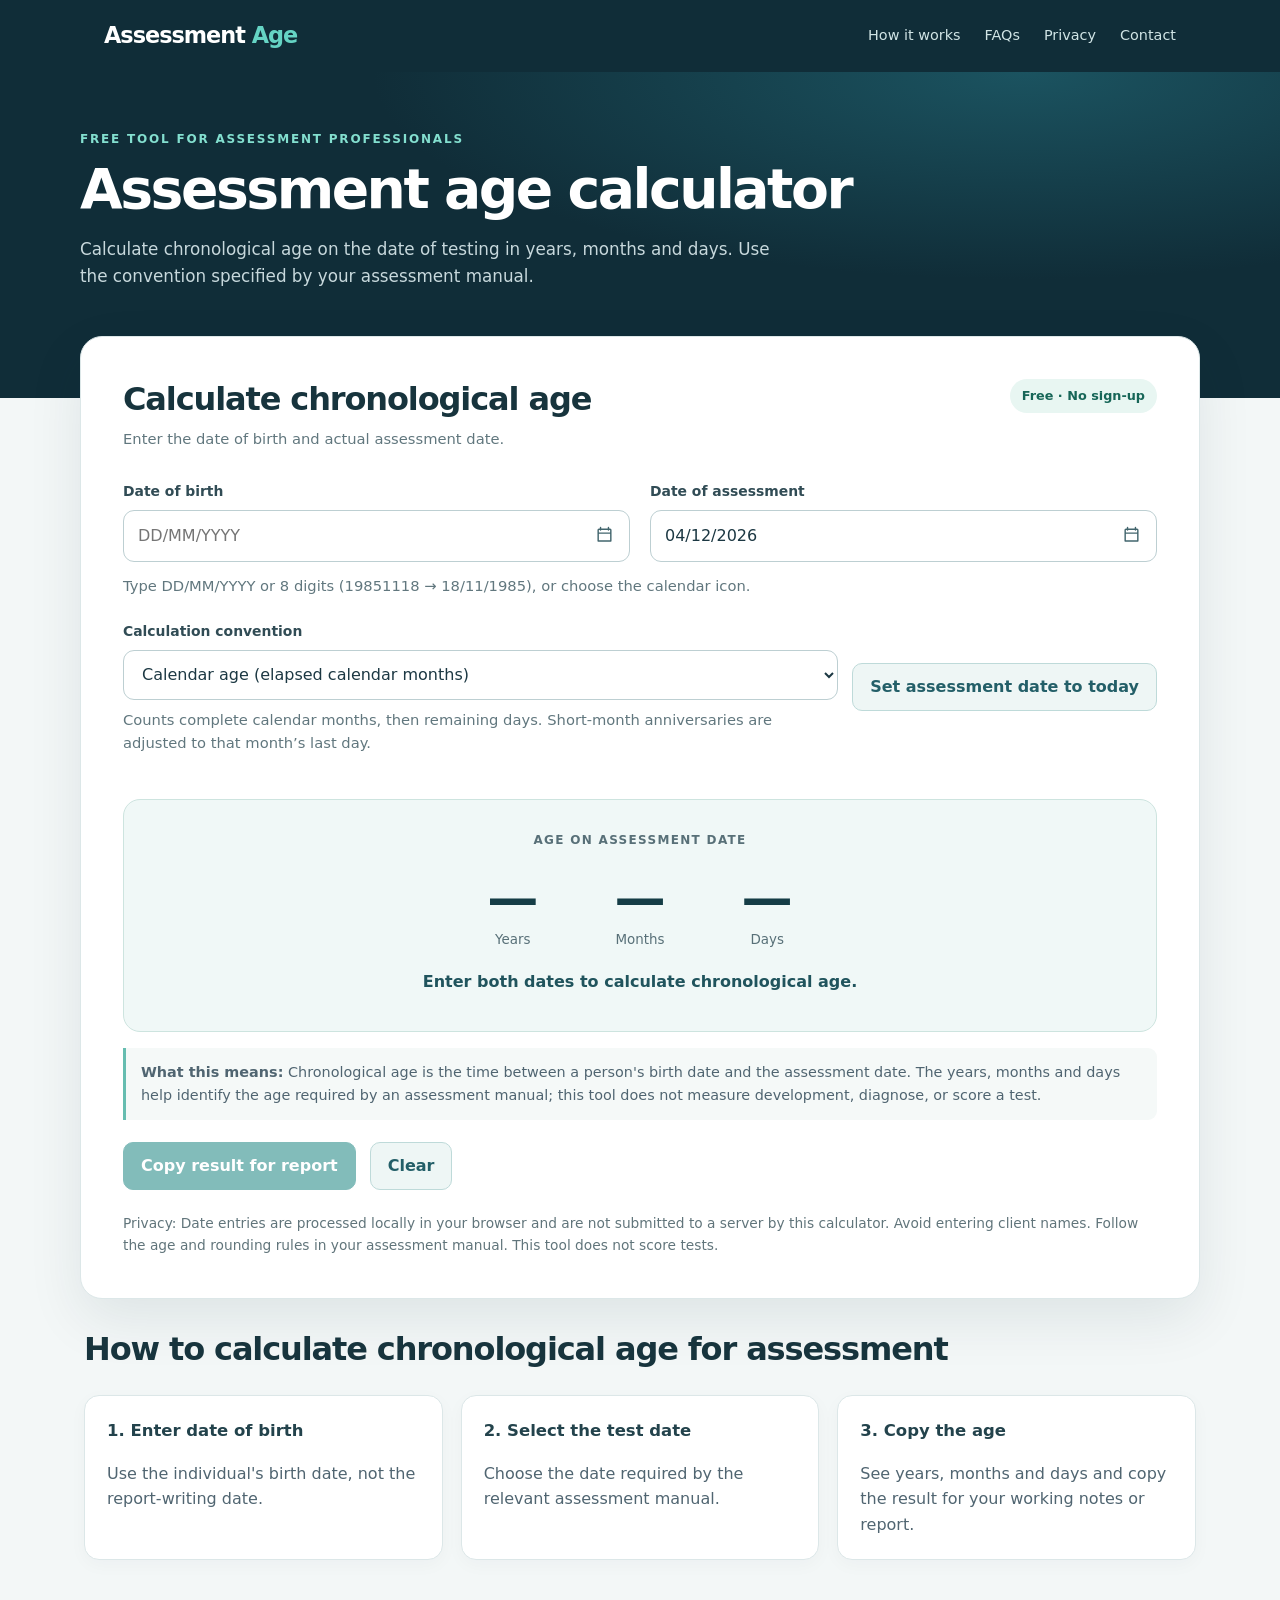
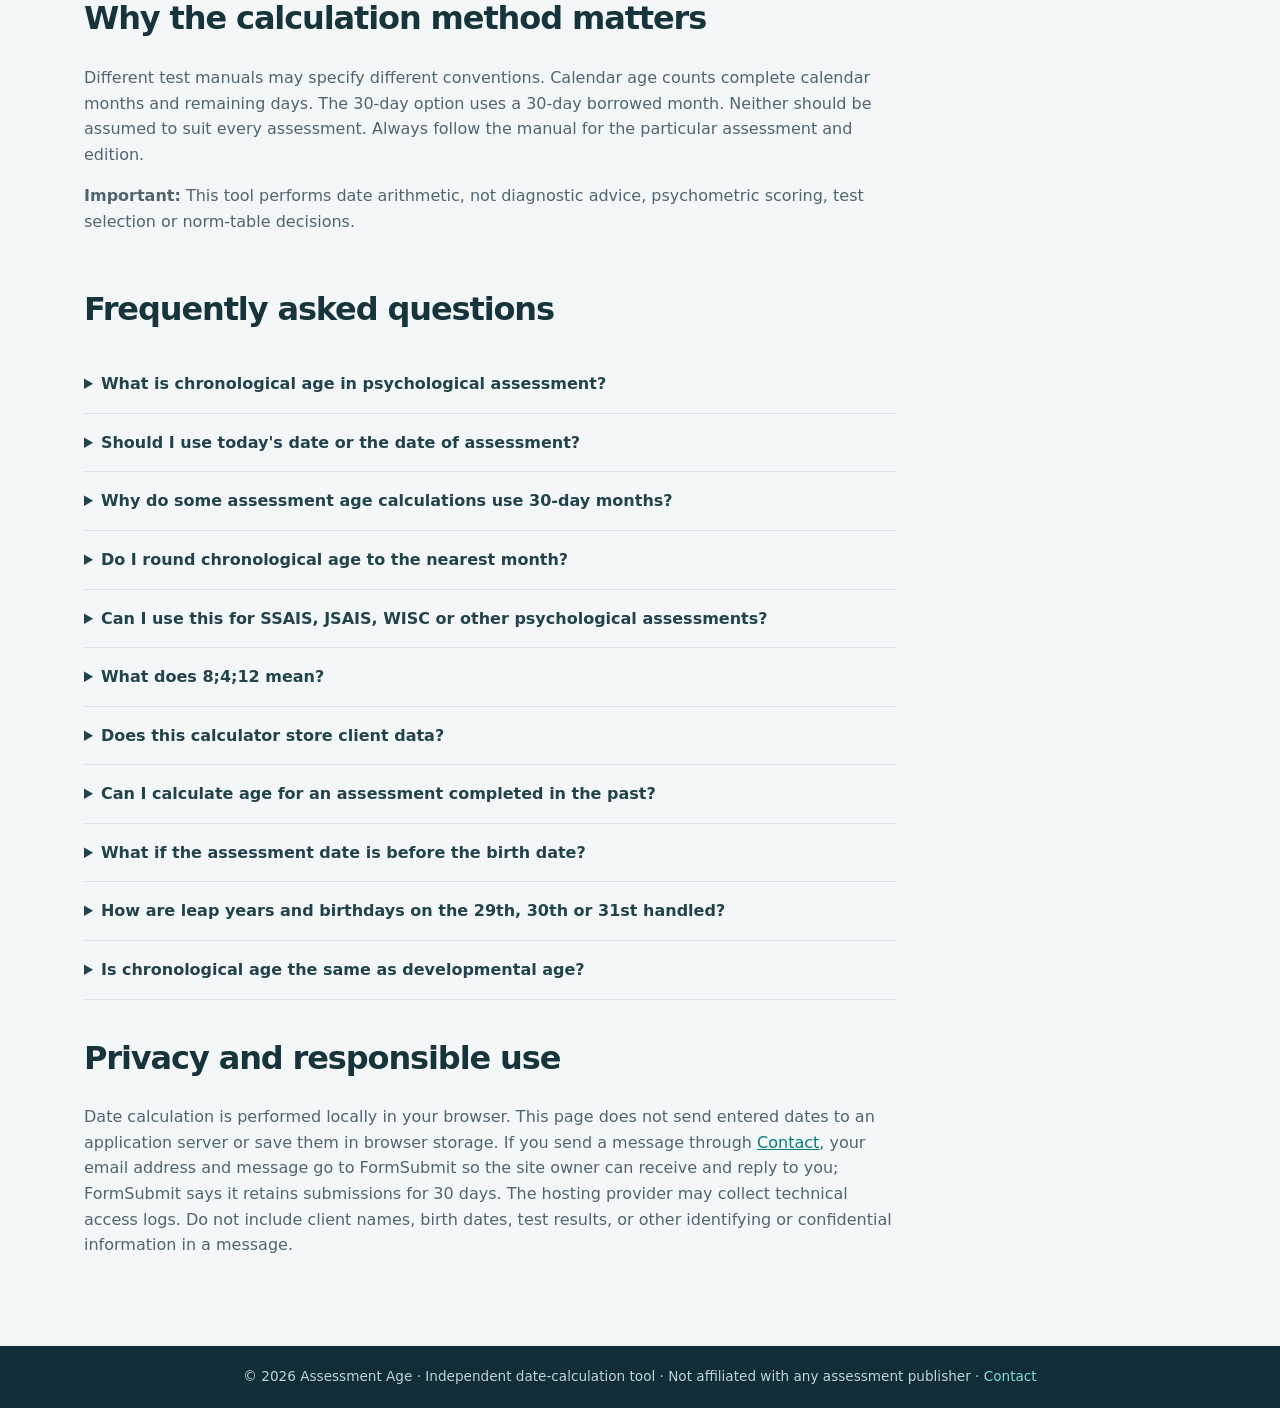
<file: index.html>
<!doctype html>
<html lang="en">
<head>
<meta charset="utf-8"><meta name="viewport" content="width=device-width,initial-scale=1">
<title>Chronological Age Calculator for Psychological Assessments | Assessment Age</title>
<meta name="description" content="Free chronological age calculator for psychological, educational and psychometric assessments. Calculate age on the test date in years, months and days.">
<meta name="robots" content="index,follow"><meta name="theme-color" content="#102d38">
<link rel="canonical" href="https://assessmentage.org/"><link rel="icon" type="image/svg+xml" href="favicon.svg"><link rel="stylesheet" href="styles.css">
<script type="application/ld+json">{"@context":"https://schema.org","@type":"WebApplication","name":"Assessment Age Chronological Age Calculator","operatingSystem":"Any web browser","isAccessibleForFree":true}</script>
<script src="script.js" defer></script>
</head>
<body>
<header><nav><a class="brand" href="index.html">Assessment <span>Age</span></a><div class="navlinks"><a href="#how-it-works">How it works</a><a href="#faq">FAQs</a><a href="#privacy">Privacy</a><a href="contact.html">Contact</a></div></nav><div class="hero"><div class="wrap"><p class="eyebrow">Free tool for assessment professionals</p><h1>Assessment age calculator</h1><p>Calculate chronological age on the date of testing in years, months and days. Use the convention specified by your assessment manual.</p></div></div></header>
<main class="main"><div class="wrap"><section class="panel" aria-labelledby="calc-title"><div class="calc-head"><div><h2 id="calc-title">Calculate chronological age</h2><p class="muted">Enter the date of birth and actual assessment date.</p></div><span class="tag">Free · No sign-up</span></div>
<div class="fields"><div><label for="dob">Date of birth</label><div class="date-entry"><input id="dob" type="text" inputmode="numeric" autocomplete="bday" placeholder="DD/MM/YYYY" maxlength="10" aria-describedby="dateHelp" required><button type="button" class="calendar-trigger" data-picker="dobCalendar" aria-label="Choose date of birth from calendar" title="Choose from calendar"><svg viewBox="0 0 24 24" aria-hidden="true"><path d="M7 2v3M17 2v3M4 9h16M5 4h14a1 1 0 0 1 1 1v14H4V5a1 1 0 0 1 1-1Z"/></svg></button><input class="native-calendar" id="dobCalendar" type="date" tabindex="-1" aria-hidden="true"></div></div><div><label for="testDate">Date of assessment</label><div class="date-entry"><input id="testDate" type="text" inputmode="numeric" placeholder="DD/MM/YYYY" maxlength="10" aria-describedby="dateHelp" required><button type="button" class="calendar-trigger" data-picker="testCalendar" aria-label="Choose assessment date from calendar" title="Choose from calendar"><svg viewBox="0 0 24 24" aria-hidden="true"><path d="M7 2v3M17 2v3M4 9h16M5 4h14a1 1 0 0 1 1 1v14H4V5a1 1 0 0 1 1-1Z"/></svg></button><input class="native-calendar" id="testCalendar" type="date" tabindex="-1" aria-hidden="true"></div></div><p class="date-help muted" id="dateHelp">Type DD/MM/YYYY or 8 digits (19851118 → 18/11/1985), or choose the calendar icon.</p></div>
<div class="toolbar"><div class="method-field"><label for="method">Calculation convention</label><select id="method"><option value="calendar">Calendar age (elapsed calendar months)</option><option value="thirty">30-day month borrowing</option></select><p class="muted" id="methodHelp">Counts complete calendar months, then remaining days. Birthday on day 29–31 is adjusted to the last day of shorter months for month anniversaries.</p></div><button id="today" class="subbutton">Set assessment date to today</button></div>
<div id="error" class="error" role="alert" aria-live="polite"></div><div class="results" aria-live="polite"><small>AGE ON ASSESSMENT DATE</small><div class="numbers"><div><strong id="years">—</strong><span>Years</span></div><div><strong id="months">—</strong><span>Months</span></div><div><strong id="days">—</strong><span>Days</span></div></div><div id="resultDetails">Enter both dates to calculate chronological age.</div><div id="methodUsed" class="method-used"></div></div><p class="result-help"><strong>What this means:</strong> Chronological age is the time between a person's birth date and the assessment date. The years, months and days help identify the age required by an assessment manual; this tool does not measure development, diagnose, or score a test.</p>
<div class="actions"><button id="copy" class="primary" disabled>Copy result for report</button><button id="clear" class="subbutton">Clear</button><span id="copied" aria-live="polite"></span></div><p class="notice">Privacy: Date entries are processed locally in your browser and are not submitted to a server by this calculator. Avoid entering client names. Follow the age and rounding rules in your assessment manual. This tool does not score tests.</p></section>
<aside class="ads" aria-label="Advertisement" hidden><p>Advertisement</p><div class="ads-grid"><div class="ad-slot">Advertisement space</div><div class="ad-slot">Advertisement space</div><div class="ad-slot">Advertisement space</div></div></aside>
<section id="how-it-works" class="section"><h2>How to calculate chronological age for assessment</h2><div class="columns"><div><h3>1. Enter date of birth</h3><p>Use the individual's birth date, not the report-writing date.</p></div><div><h3>2. Select the test date</h3><p>Choose the date required by the relevant assessment manual.</p></div><div><h3>3. Copy the age</h3><p>See years, months and days and copy the result for your working notes or report.</p></div></div></section>
<section class="section content"><h2>Why the calculation method matters</h2><p>Different test manuals may specify different conventions. Calendar age counts complete calendar months and remaining days. The 30-day option uses a 30-day borrowed month. Neither should be assumed to suit every assessment. Always follow the manual for the particular assessment and edition.</p><p><strong>Important:</strong> This tool performs date arithmetic, not diagnostic advice, psychometric scoring, test selection or norm-table decisions.</p></section>
<section id="faq" class="section content faq"><h2>Frequently asked questions</h2>
<details><summary>What is chronological age in psychological assessment?</summary><p>It is the time between someone's date of birth and a reference date, commonly expressed in years, months and days.</p></details>
<details><summary>Should I use today's date or the date of assessment?</summary><p>Use the date required by the assessment manual, commonly the actual testing date.</p></details>
<details><summary>Why do some assessment age calculations use 30-day months?</summary><p>Some manuals specify a subtraction procedure with 30 days borrowed from a month. Other manuals use different rules.</p></details>
<details><summary>Do I round chronological age to the nearest month?</summary><p>Only if the applicable test manual instructs you to do so.</p></details>
<details><summary>Can I use this for SSAIS, JSAIS, WISC or other psychological assessments?</summary><p>The date arithmetic can help, but you must verify the correct age convention, age ranges and norm table using the manual for the specific assessment edition.</p></details>
<details><summary>What does 8;4;12 mean?</summary><p>Eight years, four months and twelve days.</p></details>
<details><summary>Does this calculator store client data?</summary><p>The calculator itself does not submit dates to a server or store them in browser storage. If you use the contact form, the email address and message you provide are sent to FormSubmit to deliver your enquiry. FormSubmit says submissions are kept for 30 days. Hosting services may also log technical access information. Do not include client details or confidential assessment information.</p></details>
<details><summary>Can I calculate age for an assessment completed in the past?</summary><p>Yes. Enter the historical assessment date.</p></details>
<details><summary>What if the assessment date is before the birth date?</summary><p>The calculator reports an error.</p></details>
<details><summary>How are leap years and birthdays on the 29th, 30th or 31st handled?</summary><p>For the calendar method, anniversaries falling outside shorter months are clamped to the last day of the month. Check the test manual before using that convention.</p></details>
<details><summary>Is chronological age the same as developmental age?</summary><p>No. Chronological age is date-based. Developmental age concerns developmental functioning, which date subtraction cannot determine.</p></details>
</section><section id="privacy" class="section content"><h2>Privacy and responsible use</h2><p>Date calculation is performed locally in your browser. This page does not send entered dates to an application server or save them in browser storage. If you send a message through <a href="contact.html">Contact</a>, your email address and message go to FormSubmit so the site owner can receive and reply to you; FormSubmit says it retains submissions for 30 days. The hosting provider may collect technical access logs. Do not include client names, birth dates, test results, or other identifying or confidential information in a message.</p></section></div></main>
<footer><p>© <span id="year"></span> Assessment Age · Independent date-calculation tool · Not affiliated with any assessment publisher · <a href="contact.html">Contact</a></p></footer>
</body></html>
</file>
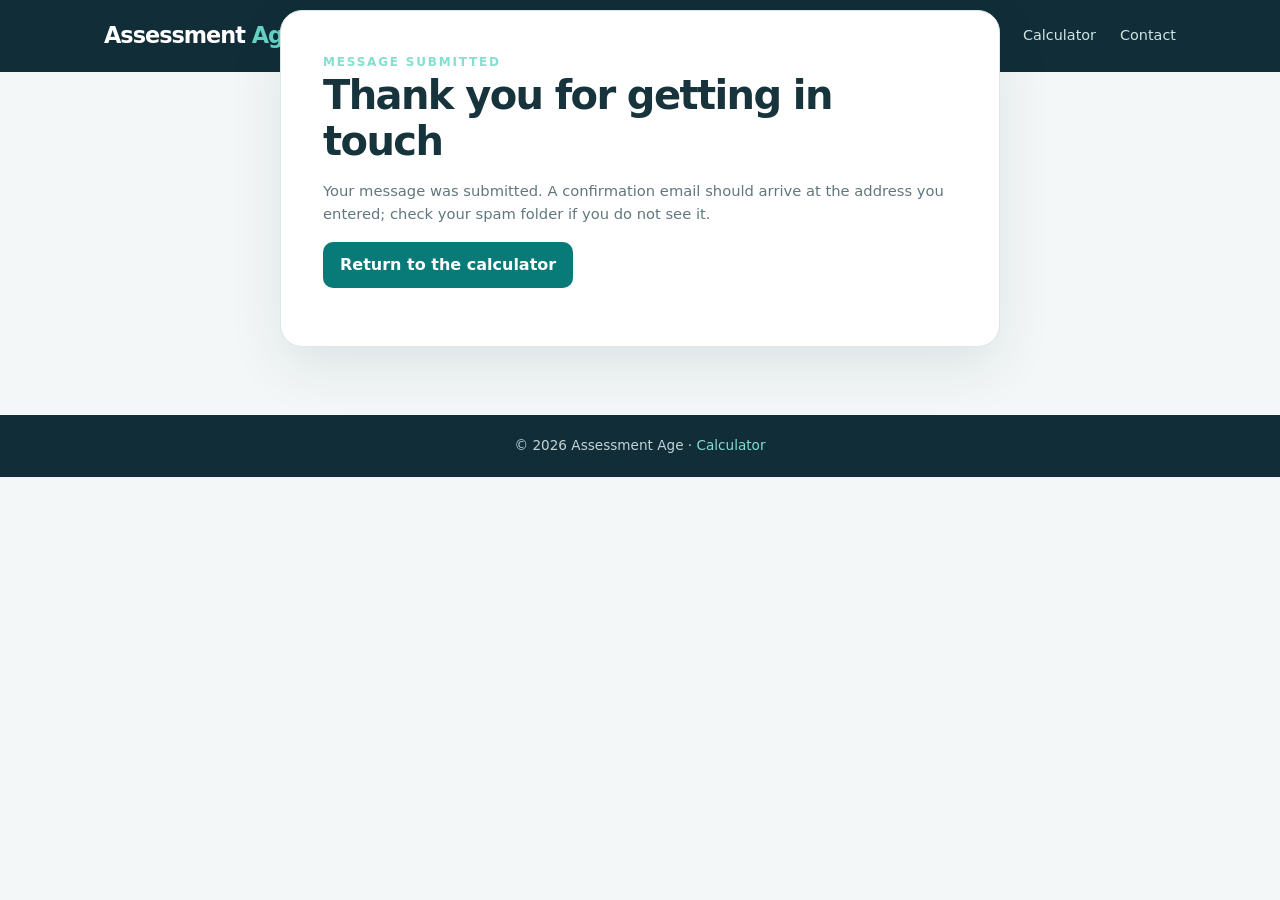
<file: contact-thanks.html>
<!doctype html>
<html lang="en">
<head>
<meta charset="utf-8"><meta name="viewport" content="width=device-width,initial-scale=1">
<title>Message submitted | Assessment Age</title>
<meta name="robots" content="noindex,nofollow"><meta name="theme-color" content="#102d38">
<link rel="icon" type="image/svg+xml" href="favicon.svg"><link rel="stylesheet" href="styles.css">
</head>
<body>
<header><nav><a class="brand" href="index.html">Assessment <span>Age</span></a><div class="navlinks"><a href="index.html">Calculator</a><a href="contact.html">Contact</a></div></nav></header>
<main class="main contact-main"><div class="wrap"><section class="panel contact-panel" aria-labelledby="thanks-title">
<p class="eyebrow">Message submitted</p><h1 id="thanks-title">Thank you for getting in touch</h1>
<p class="muted">Your message was submitted. A confirmation email should arrive at the address you entered; check your spam folder if you do not see it.</p>
<p><a class="button-link" href="index.html">Return to the calculator</a></p>
</section></div></main>
<footer><p>© <span id="year"></span> Assessment Age · <a href="index.html">Calculator</a></p></footer>
<script>document.getElementById('year').textContent = new Date().getFullYear();</script>
</body></html>
</file>
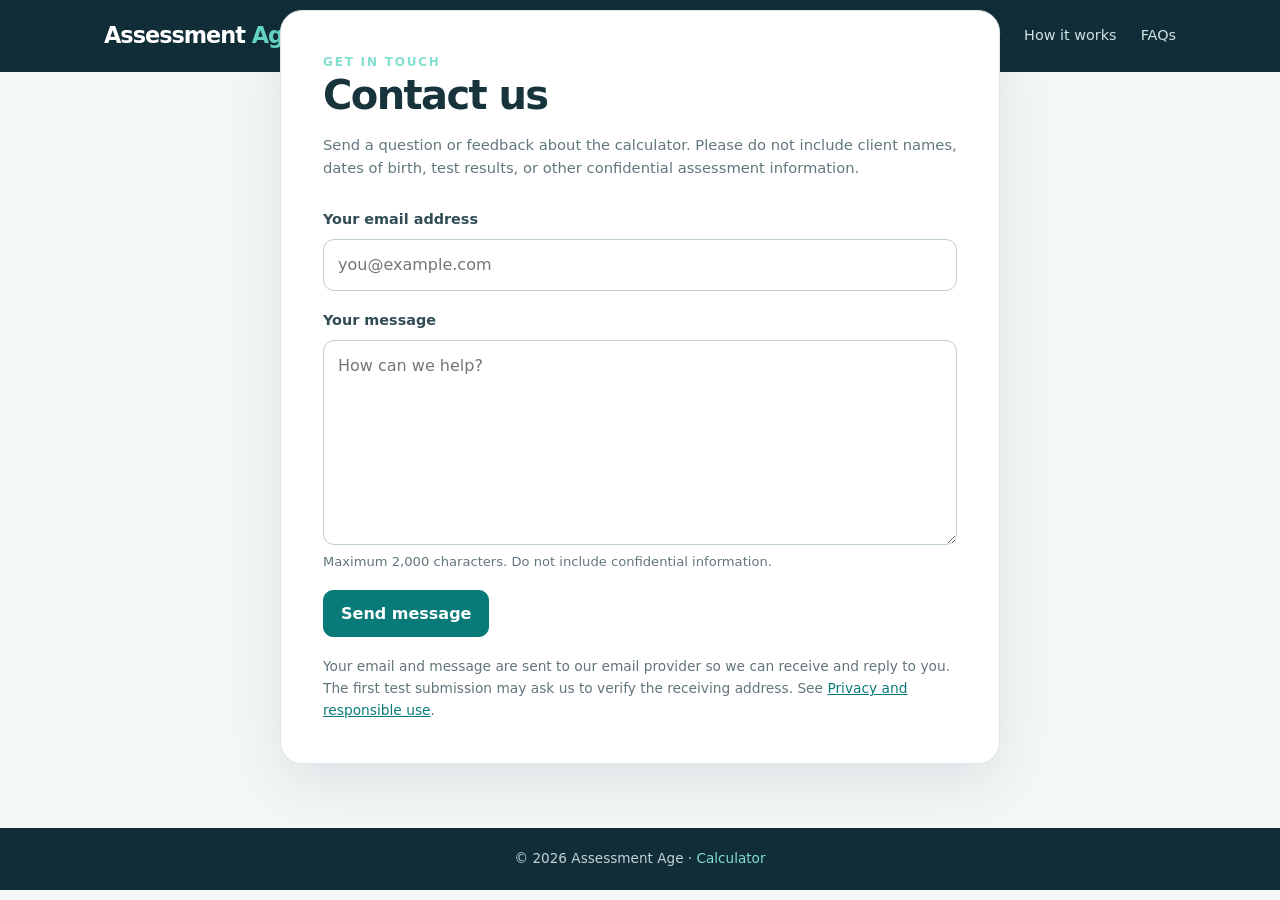
<file: contact.html>
<!doctype html>
<html lang="en">
<head>
<meta charset="utf-8"><meta name="viewport" content="width=device-width,initial-scale=1">
<title>Contact | Assessment Age</title>
<meta name="description" content="Contact Assessment Age with a question or feedback about the chronological age calculator.">
<meta name="robots" content="noindex,follow"><meta name="theme-color" content="#102d38">
<link rel="icon" type="image/svg+xml" href="favicon.svg"><link rel="stylesheet" href="styles.css">
</head>
<body>
<header><nav><a class="brand" href="index.html">Assessment <span>Age</span></a><div class="navlinks"><a href="index.html">Calculator</a><a href="index.html#how-it-works">How it works</a><a href="index.html#faq">FAQs</a></div></nav></header>
<main class="main contact-main"><div class="wrap"><section class="panel contact-panel" aria-labelledby="contact-title">
<p class="eyebrow">Get in touch</p><h1 id="contact-title">Contact us</h1>
<p class="muted">Send a question or feedback about the calculator. Please do not include client names, dates of birth, test results, or other confidential assessment information.</p>
<form class="contact-form" action="https://formsubmit.co/assessmentage@gmail.com" method="POST">
  <input type="hidden" name="_subject" value="Assessment Age website contact">
  <input type="hidden" name="_autoresponse" value="Thank you for contacting Assessment Age. We have received your message and will respond when possible. Please do not reply with confidential client or assessment information.">
  <input type="hidden" name="_next" id="formReturn" value="contact-thanks.html">
  <div class="honeypot" aria-hidden="true"><label for="website">Leave this field empty</label><input id="website" type="text" name="_honey" tabindex="-1" autocomplete="off"></div>
  <div class="form-field"><label for="email">Your email address</label><input id="email" type="email" name="email" autocomplete="email" maxlength="254" required placeholder="you@example.com"></div>
  <div class="form-field"><label for="message">Your message</label><textarea id="message" name="message" rows="7" maxlength="2000" required placeholder="How can we help?"></textarea><small>Maximum 2,000 characters. Do not include confidential information.</small></div>
  <button class="primary" type="submit">Send message</button>
</form>
<p class="notice">Your email and message are sent to our email provider so we can receive and reply to you. The first test submission may ask us to verify the receiving address. See <a href="index.html#privacy">Privacy and responsible use</a>.</p>
</section></div></main>
<footer><p>© <span id="year"></span> Assessment Age · <a href="index.html">Calculator</a></p></footer>
<script>
  document.getElementById('year').textContent = new Date().getFullYear();
  document.getElementById('formReturn').value = new URL('contact-thanks.html', window.location.href).href;
</script>
</body></html>
</file>
<file: styles.css>
:root {
  color-scheme: light;
  font-family: Inter, ui-sans-serif, system-ui, -apple-system, "Segoe UI", Arial, sans-serif;
  color: #203640;
  background: #f3f7f7;
  font-synthesis: none;
  text-rendering: optimizeLegibility;
  -webkit-font-smoothing: antialiased;
  --ink: #17343d;
  --muted: #61777e;
  --teal: #087b78;
  --line: #dce7e8;
  --surface: #fff;
}

* { box-sizing: border-box; }
html { scroll-behavior: smooth; }
body { margin: 0; line-height: 1.6; min-width: 320px; }
a { color: #087b78; }
button, input, select { font: inherit; }
button { cursor: pointer; }
.wrap, nav { max-width: 1120px; margin-inline: auto; }

header, footer { color: #fff; background: #102d38; }
nav {
  min-height: 72px;
  padding: 16px 24px;
  display: flex;
  align-items: center;
  justify-content: space-between;
  gap: 24px;
}
.brand {
  color: #fff;
  font-size: 1.4rem;
  letter-spacing: -.045em;
  font-weight: 800;
  text-decoration: none;
  white-space: nowrap;
}
.brand span { color: #65d4c4; }
.navlinks { display: flex; align-items: center; gap: 24px; }
.navlinks a {
  color: #d0e4e5;
  text-decoration: none;
  font-size: .9rem;
  transition: color .18s ease;
}
.navlinks a:hover { color: #fff; }
.hero {
  padding: 58px 24px 108px;
  background: radial-gradient(ellipse at 80% 0%, #1b5360 0, transparent 45%), #102d38;
}
.hero .wrap { width: 100%; }
.hero h1 {
  max-width: 790px;
  margin: 10px 0 16px;
  font-size: clamp(2.15rem, 5vw, 3.45rem);
  line-height: 1.1;
  letter-spacing: -.045em;
  text-wrap: balance;
}
.hero p:not(.eyebrow) { max-width: 690px; margin: 0; color: #c7d8dc; font-size: 1.05rem; }
.eyebrow { margin: 0; text-transform: uppercase; letter-spacing: .15em; color: #83dfcf; font-size: .75rem; font-weight: 800; }

.main { position: relative; margin-top: -62px; padding: 0 24px 64px; }
.main > .wrap { width: 100%; }
.panel {
  padding: clamp(22px, 4vw, 42px);
  background: var(--surface);
  border: 1px solid var(--line);
  border-radius: 22px;
  box-shadow: 0 20px 55px #102d3817;
}
h2 { color: var(--ink); font-size: clamp(1.45rem, 3vw, 2rem); line-height: 1.25; letter-spacing: -.035em; }
.calc-head { display: flex; justify-content: space-between; align-items: flex-start; gap: 20px; }
.calc-head h2 { margin: 0; }
.calc-head p { margin: 8px 0 0; }
.muted { color: var(--muted); font-size: .92rem; }
.tag { flex: 0 0 auto; background: #e8f6f2; color: #176658; padding: 7px 12px; border-radius: 30px; font-weight: 750; font-size: .8rem; }
.fields { display: grid; grid-template-columns: repeat(2, minmax(0, 1fr)); gap: 20px; margin-top: 30px; }
.date-help { grid-column: 1 / -1; margin: -8px 0 0; }
.date-entry { position: relative; }
.date-entry > input[type="text"] { padding-right: 52px; }
.calendar-trigger {
  position: absolute;
  top: 4px;
  right: 5px;
  z-index: 1;
  display: grid;
  width: 42px;
  min-height: 42px;
  place-items: center;
  padding: 0;
  border: 0;
  background: transparent;
  color: #42656d;
}
.calendar-trigger:hover:not(:disabled) { background: #eef6f5; transform: none; }
.calendar-trigger svg { width: 19px; height: 19px; fill: none; stroke: currentColor; stroke-width: 1.8; stroke-linecap: round; stroke-linejoin: round; }
.date-entry .native-calendar {
  position: absolute;
  top: 50%;
  right: 23px;
  z-index: -1;
  width: 1px;
  height: 1px;
  min-height: 1px;
  padding: 0;
  border: 0;
  opacity: 0;
  pointer-events: none;
}
label { display: block; margin-bottom: 8px; color: #314c55; font-size: .87rem; font-weight: 750; }
input, select {
  width: 100%;
  min-width: 0;
  min-height: 50px;
  padding: 12px 14px;
  border: 1px solid #bdcfd2;
  border-radius: 11px;
  background: #fff;
  color: #1c3843;
  transition: border-color .18s ease, box-shadow .18s ease;
}
input:hover, select:hover { border-color: #78999e; }
.toolbar, .actions { display: flex; align-items: center; flex-wrap: wrap; gap: 14px; margin: 22px 0; }
.method-field { flex: 1 1 340px; min-width: 0; }
.method-field .muted { margin: 8px 0 0; }
button { min-height: 46px; border-radius: 10px; padding: 10px 17px; font-weight: 700; transition: background .18s ease, border-color .18s ease, transform .18s ease; }
button:hover:not(:disabled) { transform: translateY(-1px); }
.subbutton { background: #eef6f5; color: #235f68; border: 1px solid #bedad9; }
.subbutton:hover:not(:disabled) { background: #e1f0ed; border-color: #91c4bf; }
.primary { background: var(--teal); color: #fff; border: 1px solid var(--teal); }
.primary:hover:not(:disabled) { background: #066966; }
.primary:disabled { opacity: .5; cursor: not-allowed; }
.results { padding: 26px; text-align: center; background: #f0f8f7; border: 1px solid #cde4df; border-radius: 17px; }
.method-used { margin-top: 10px; color: #61777e; font-size: .84rem; }
.result-help { margin: 16px 0 0; padding: 13px 15px; border-left: 3px solid #66bdb0; border-radius: 0 9px 9px 0; background: #f5f9f8; color: #506571; font-size: .9rem; }
.results small { color: #587078; font-size: .75rem; letter-spacing: .11em; font-weight: 800; }
.numbers { display: flex; justify-content: center; gap: clamp(28px, 7vw, 76px); margin: 18px 0; }
.numbers strong { display: block; color: #153d46; font-size: clamp(2rem, 5vw, 3.2rem); line-height: 1.1; font-variant-numeric: tabular-nums; }
.numbers span { color: #587078; font-size: .84rem; }
#resultDetails { color: #20545d; font-weight: 750; overflow-wrap: anywhere; }
.error { min-height: 22px; color: #a12b36; font-weight: 650; }
.notice { margin: 18px 0 0; color: #61757b; font-size: .86rem; }
#copied { color: #176658; font-size: .9rem; }

.ads { margin: 32px 0; text-align: center; }
.ads > p { color: #83969c; font-size: .72rem; letter-spacing: .12em; text-transform: uppercase; }
.ads-grid { display: grid; grid-template-columns: repeat(3, minmax(0, 1fr)); gap: 18px; }
.ad-slot { min-height: 220px; display: grid; place-items: center; border: 1px dashed #c9d9dc; border-radius: 15px; background: #fff; color: #8a9ca2; }
.section { padding: 30px 4px 8px; }
.section h2 { margin-top: 0; }
.columns { display: grid; grid-template-columns: repeat(3, minmax(0, 1fr)); gap: 18px; }
.columns > div { padding: 22px; background: #fff; border: 1px solid var(--line); border-radius: 15px; box-shadow: 0 5px 18px #102d3808; }
.columns h3 { margin: 0 0 7px; color: #23434c; font-size: 1.03rem; }
.columns p, .content p { color: #506571; }
.columns p { margin-bottom: 0; }
.content { max-width: 820px; }
.faq details { border-bottom: 1px solid #d9e6e8; padding: 16px 0; }
.faq summary { color: #23434c; font-weight: 750; cursor: pointer; }
.faq details p { margin: 10px 0 2px; }
footer { padding: 20px 24px; color: #c2d3d7; font-size: .85rem; text-align: center; }
footer p { margin: 0; }
footer a { color: #83dfcf; text-decoration: none; }
footer a:hover { text-decoration: underline; }
.contact-main { min-height: 45vh; }
.contact-panel { max-width: 720px; margin-inline: auto; }
.contact-panel h2 { margin-top: 0; }
.contact-panel h1 { margin: 0 0 12px; color: var(--ink); font-size: clamp(1.8rem, 5vw, 2.5rem); line-height: 1.15; letter-spacing: -.04em; }
.contact-email { display: inline-block; padding: 12px 16px; border: 1px solid #cde4df; border-radius: 10px; background: #f0f8f7; color: #087b78; font-weight: 750; overflow-wrap: anywhere; }
.contact-form { display: grid; gap: 18px; margin-top: 28px; }
.form-field label { display: block; margin-bottom: 8px; color: #314c55; font-size: .9rem; font-weight: 750; }
.form-field input, .form-field textarea { display: block; width: 100%; min-height: 50px; padding: 12px 14px; border: 1px solid #bdcfd2; border-radius: 11px; background: #fff; color: #1c3843; font: inherit; }
.form-field textarea { min-height: 170px; resize: vertical; }
.form-field small { display: block; margin-top: 6px; color: var(--muted); font-size: .82rem; }
.contact-form button { justify-self: start; min-width: 160px; }
.honeypot { position: absolute; left: -10000px; width: 1px; height: 1px; overflow: hidden; }
.button-link { display: inline-flex; min-height: 46px; align-items: center; padding: 10px 17px; border-radius: 10px; background: var(--teal); color: white; font-weight: 700; text-decoration: none; }
a:focus-visible, button:focus-visible, input:focus-visible, select:focus-visible, textarea:focus-visible, summary:focus-visible { outline: 3px solid #e8a641; outline-offset: 3px; }

@media (max-width: 800px) {
  nav { padding-inline: 22px; }
  .hero { padding: 50px 22px 100px; }
  .main { padding-inline: 22px; }
  .ads-grid { grid-template-columns: repeat(2, minmax(0, 1fr)); }
  .columns { gap: 14px; }
  .columns > div { padding: 18px; }
}

@media (max-width: 600px) {
  nav { min-height: 0; align-items: center; flex-direction: row; flex-wrap: wrap; gap: 12px; padding: 14px 18px 12px; }
  .brand { font-size: 1.2rem; }
  .navlinks { width: 100%; gap: 8px; justify-content: flex-start; }
  .navlinks a { padding: 6px 11px; border: 1px solid #ffffff26; border-radius: 30px; background: #ffffff0d; font-size: .78rem; }
  .hero { padding: 26px 20px 58px; }
  .hero h1 { max-width: 360px; margin: 8px 0 10px; font-size: clamp(1.85rem, 8vw, 2.25rem); line-height: 1.08; }
  .hero p:not(.eyebrow) { max-width: 470px; font-size: .91rem; line-height: 1.5; }
  .eyebrow { font-size: .66rem; }
  .main { margin-top: -32px; padding: 0 12px 42px; }
  .panel { padding: 20px 16px; border-radius: 18px; box-shadow: 0 14px 34px #102d381a; }
  .calc-head { flex-direction: row; align-items: center; gap: 10px; }
  .calc-head h2 { font-size: 1.25rem; }
  .calc-head p { font-size: .82rem; }
  .tag { padding: 6px 9px; font-size: .7rem; }
  .fields, .columns { grid-template-columns: minmax(0, 1fr); gap: 16px; }
  .fields { margin-top: 23px; }
  .date-help { margin: -6px 0 0; }
  .date-entry > input[type="text"] { min-height: 48px; }
  .calendar-trigger { top: 3px; width: 42px; min-height: 42px; }
  .toolbar { align-items: stretch; }
  .method-field { flex-basis: 100%; }
  .toolbar > button, .actions > button { width: 100%; }
  .toolbar > button { min-height: 48px; }
  .actions { align-items: stretch; }
  .actions #copied { min-height: 1.4em; text-align: center; }
  .results { padding: 20px 10px; }
  .numbers { gap: clamp(16px, 9vw, 34px); }
  .numbers > div { flex: 1 1 0; max-width: 96px; padding: 10px 6px 8px; border: 1px solid #d9e9e5; border-radius: 12px; background: #fff; }
  .numbers strong { font-size: clamp(1.8rem, 9vw, 2.5rem); }
  .numbers span { font-size: .78rem; }
  .ads-grid { grid-template-columns: minmax(0, 1fr); }
  .ad-slot { min-height: 180px; }
  .section { padding-top: 25px; }
  footer { padding: 18px 20px; }
  .contact-main { min-height: 50vh; }
  .contact-panel { min-height: 150px; }
}

@media (max-width: 370px) {
  .navlinks { gap: 5px; }
  .navlinks a { padding-inline: 8px; font-size: .74rem; }
  .calc-head { align-items: flex-start; flex-direction: column; }
  .numbers { gap: 16px; }
}

@media (prefers-reduced-motion: reduce) {
  *, *::before, *::after { scroll-behavior: auto !important; transition-duration: .01ms !important; }
}
</file>
